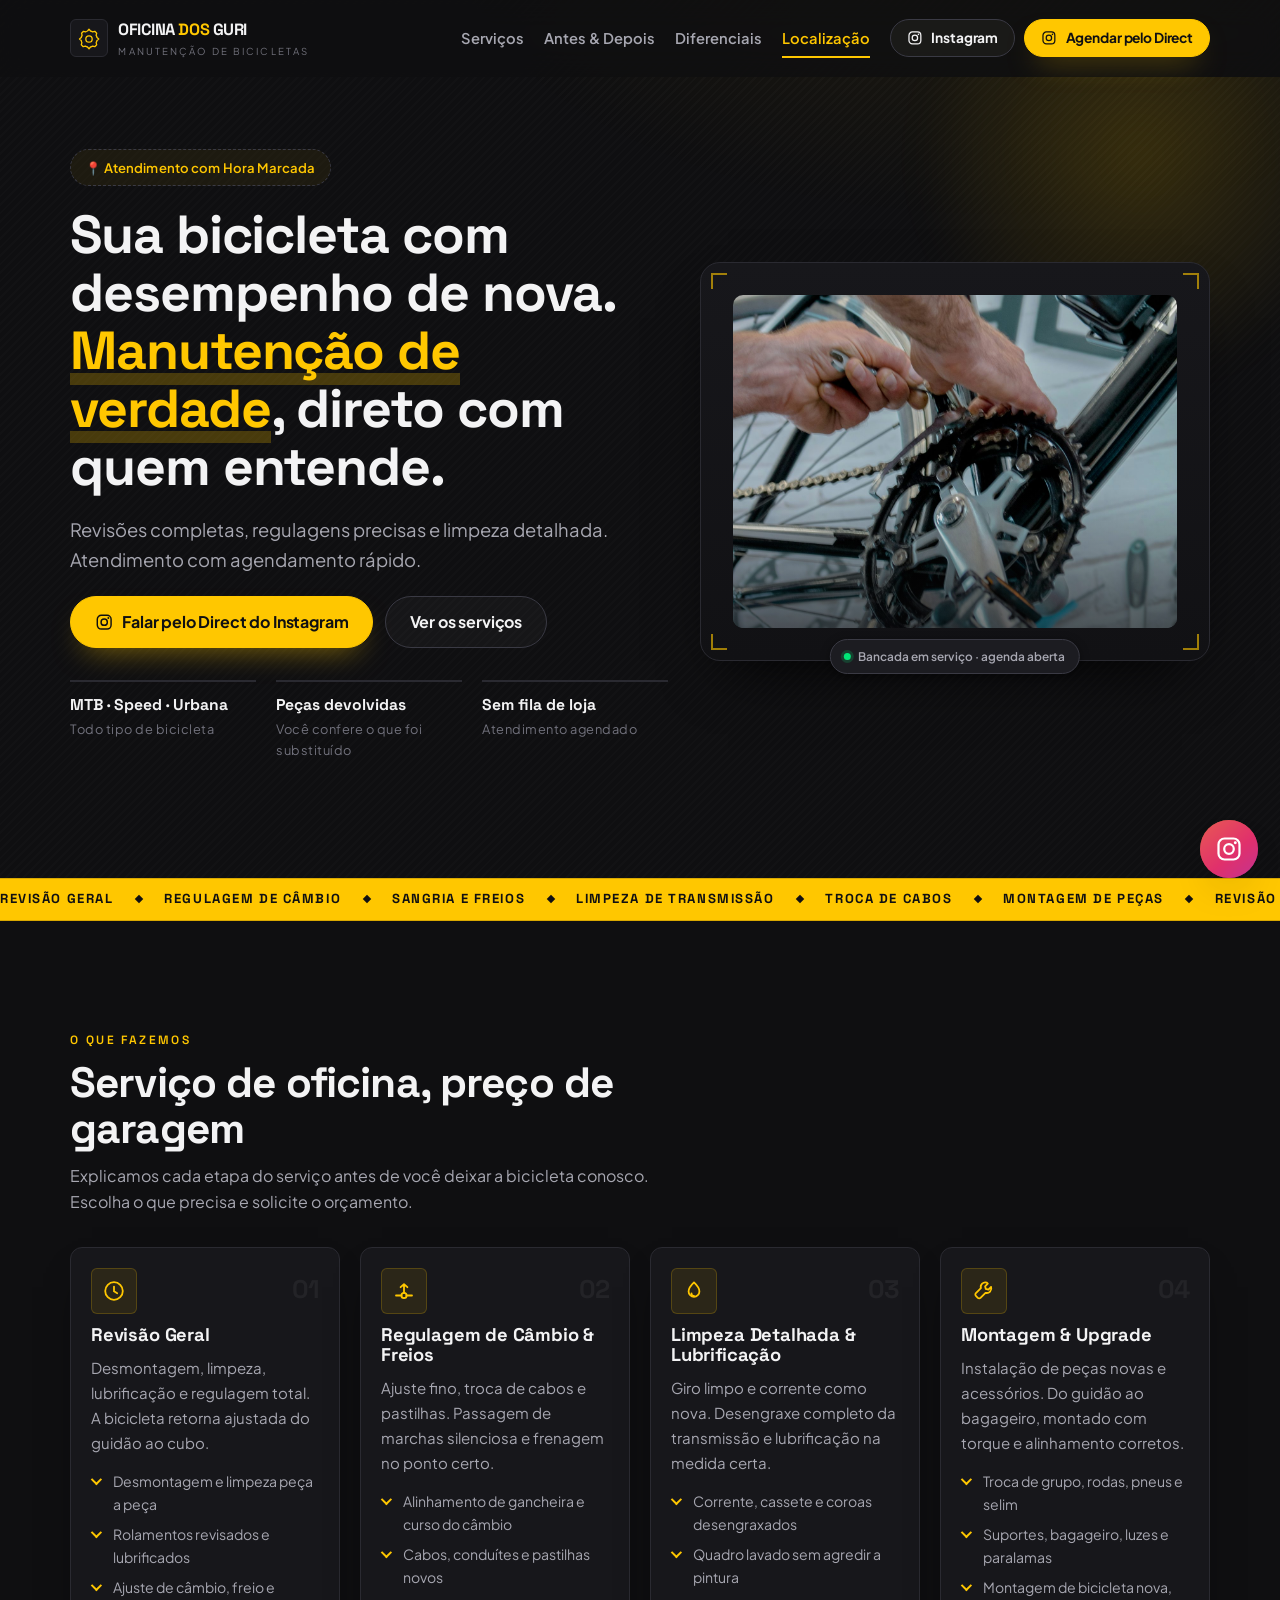
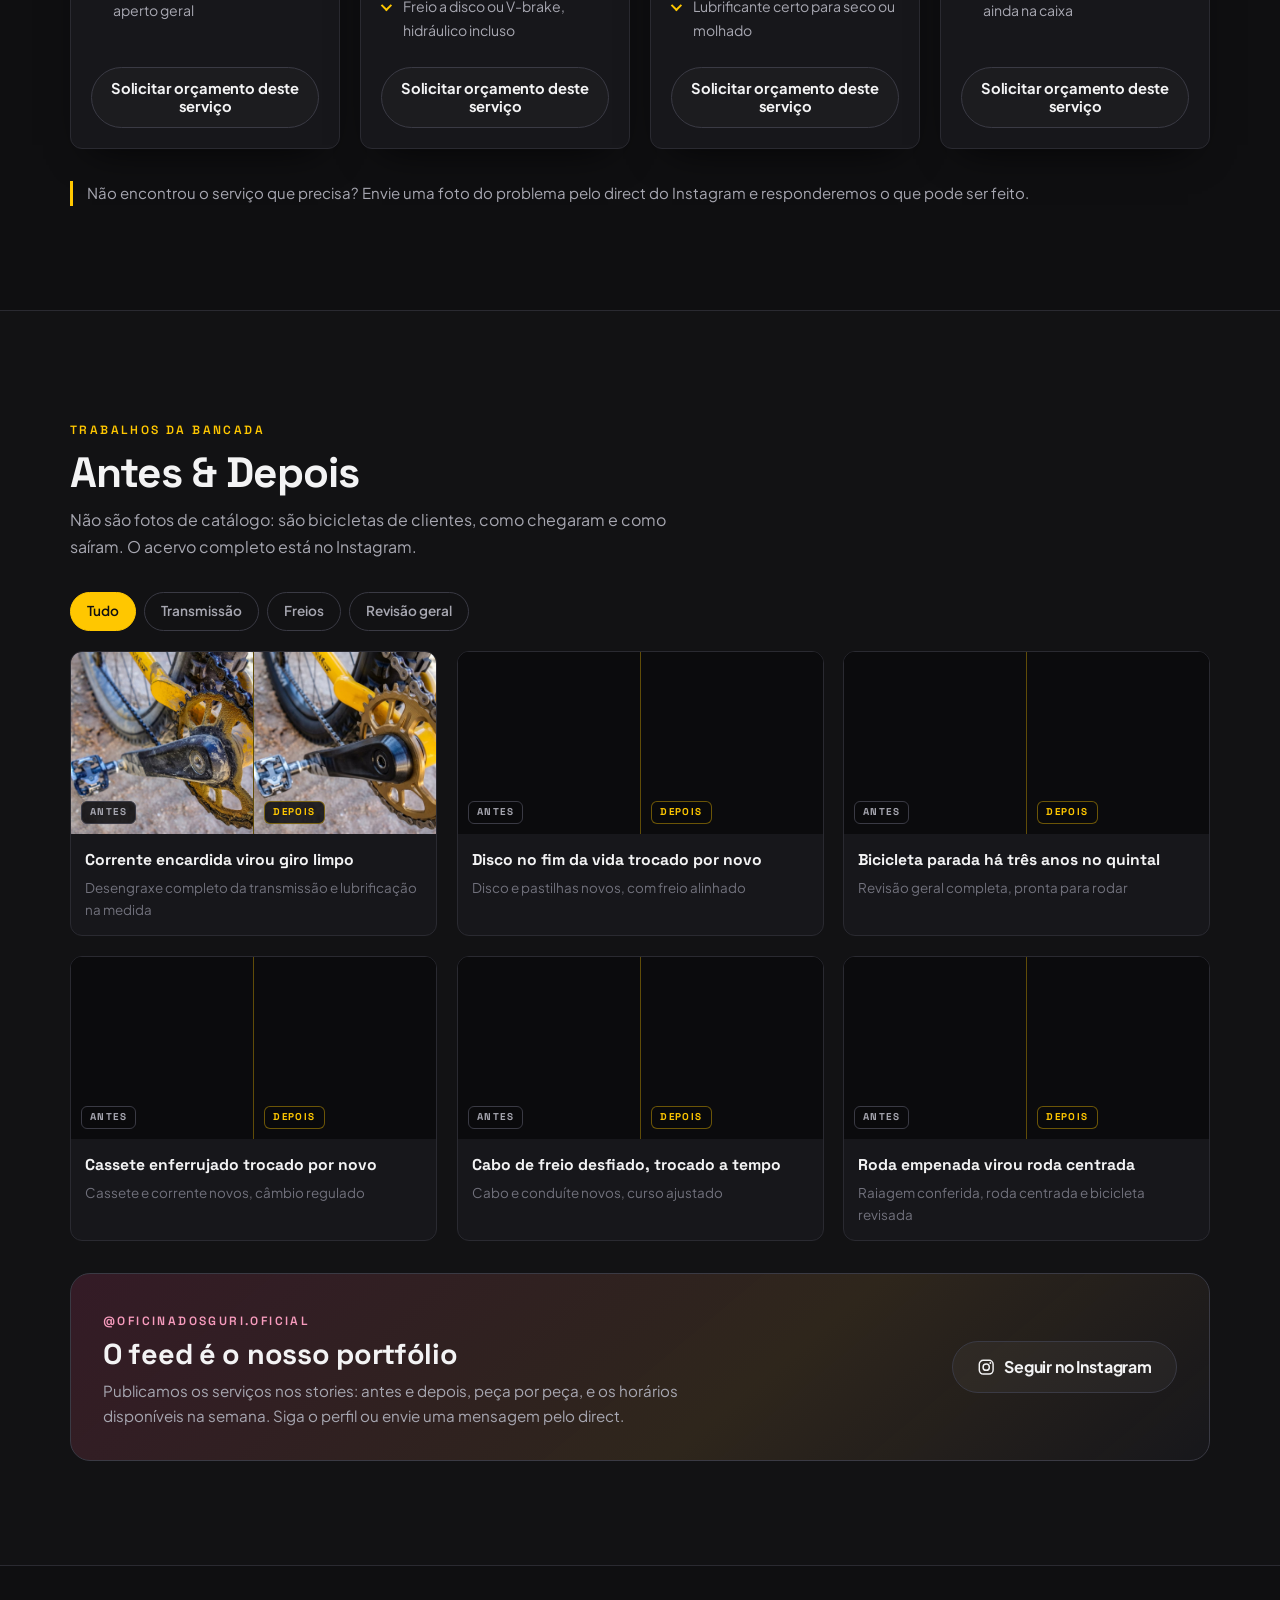
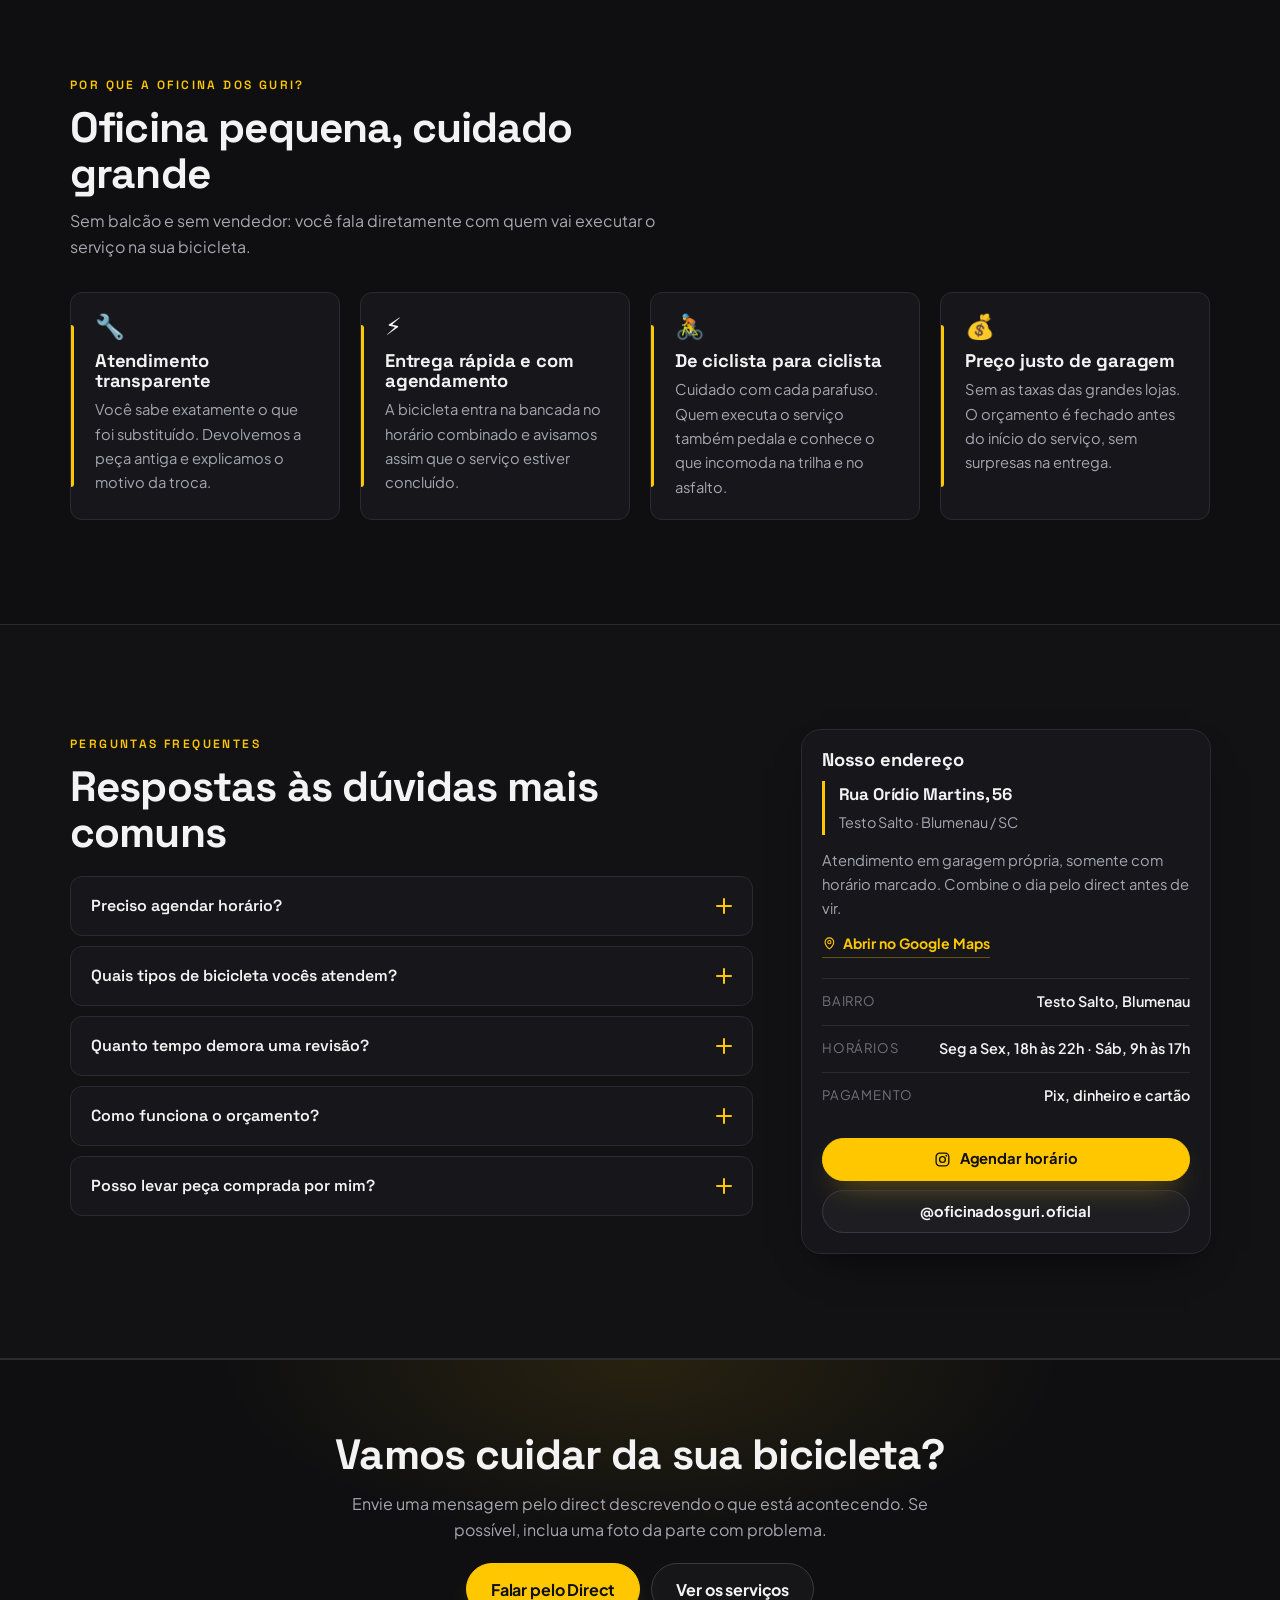
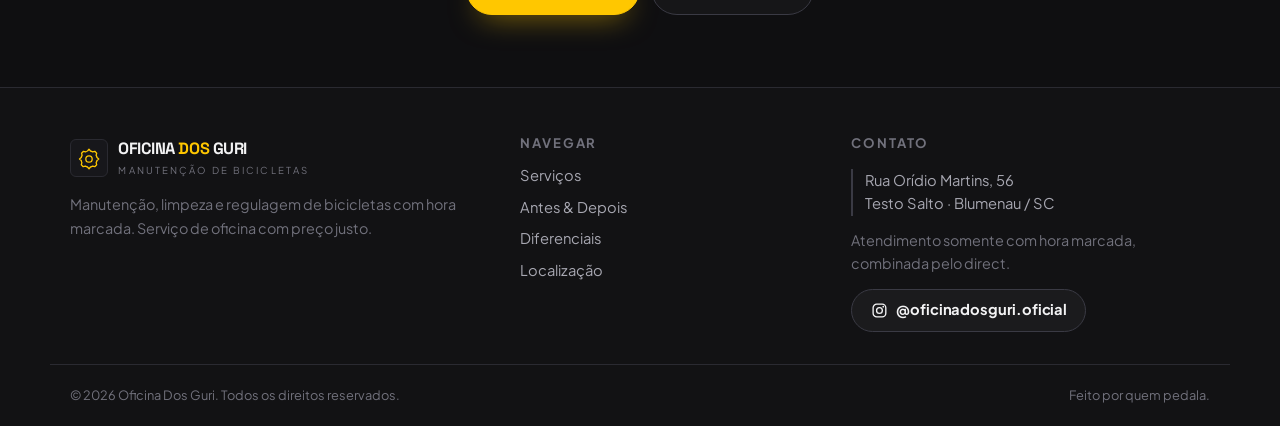
<file: oficina-dos-guri/index.html>
<!DOCTYPE html>
<html lang="pt-BR">
<head>
<meta charset="UTF-8">
<meta name="viewport" content="width=device-width, initial-scale=1">
<title>Oficina Dos Guri — Manutenção, limpeza e regulagem de bicicletas</title>
<meta name="description" content="Oficina de bicicletas em Testo Salto, Blumenau. Revisão completa, regulagem de câmbio e freios, limpeza detalhada e montagem de peças, com hora marcada. Orçamento pelo direct do Instagram.">
<meta name="theme-color" content="#0f0f11">

<meta property="og:type" content="website">
<meta property="og:locale" content="pt_BR">
<meta property="og:title" content="Oficina Dos Guri — manutenção de bike de verdade">
<meta property="og:description" content="Revisões completas, regulagens precisas e limpeza detalhada. Hora marcada e orçamento sem enrolação.">
<meta property="og:site_name" content="Oficina Dos Guri">

<link rel="icon" href="data:image/svg+xml,%3Csvg xmlns='http://www.w3.org/2000/svg' viewBox='0 0 32 32'%3E%3Crect width='32' height='32' rx='7' fill='%230f0f11'/%3E%3Cpath d='M16 9a7 7 0 1 0 0 14 7 7 0 0 0 0-14zm0 4.6a2.4 2.4 0 1 1 0 4.8 2.4 2.4 0 0 1 0-4.8z' fill='%23FFC700'/%3E%3C/svg%3E">

<link rel="preconnect" href="https://fonts.googleapis.com">
<link rel="preconnect" href="https://fonts.gstatic.com" crossorigin>
<link href="https://fonts.googleapis.com/css2?family=Space+Grotesk:wght@500;600;700&family=Plus+Jakarta+Sans:wght@400;500;600;800&display=swap" rel="stylesheet">
<link rel="stylesheet" href="style.css">
<noscript><style>[data-reveal]{opacity:1!important;transform:none!important}</style></noscript>
<script type="application/ld+json">
{
  "@context": "https://schema.org",
  "@type": "BicycleStore",
  "name": "Oficina Dos Guri",
  "description": "Manutenção, limpeza e regulagem de bicicletas com hora marcada.",
  "address": {
    "@type": "PostalAddress",
    "streetAddress": "Rua Orídio Martins, 56",
    "addressLocality": "Blumenau",
    "addressRegion": "SC",
    "addressCountry": "BR"
  },
  "sameAs": ["https://www.instagram.com/oficinadosguri.oficial/"]
}
</script>
</head>
<body>

<a class="skip-link" href="#conteudo">Pular para o conteúdo</a>

<!-- ============ HEADER ============ -->
<header class="header" id="topo">
  <div class="wrap header__inner">

    <a href="#topo" class="brand" aria-label="Oficina Dos Guri, início">
      <span class="brand__mark" aria-hidden="true">
        <svg viewBox="0 0 48 48" fill="none">
          <path d="M24 6.5 27 10a15.6 15.6 0 0 1 4.2 1.7l4.4-1.1 3.8 3.8-1.1 4.4A15.6 15.6 0 0 1 40 23l3.5 3-3.5 3a15.6 15.6 0 0 1-1.7 4.2l1.1 4.4-3.8 3.8-4.4-1.1A15.6 15.6 0 0 1 27 42l-3 3.5-3-3.5a15.6 15.6 0 0 1-4.2-1.7l-4.4 1.1-3.8-3.8 1.1-4.4A15.6 15.6 0 0 1 8.5 29L5 26l3.5-3a15.6 15.6 0 0 1 1.7-4.2l-1.1-4.4 3.8-3.8 4.4 1.1A15.6 15.6 0 0 1 21 10l3-3.5Z" stroke="currentColor" stroke-width="2.6" stroke-linejoin="round"/>
          <circle cx="24" cy="26" r="6.4" stroke="currentColor" stroke-width="2.6"/>
        </svg>
      </span>
      <span class="brand__txt">
        <strong>Oficina <span>Dos</span> Guri</strong>
        <small>manutenção de bicicletas</small>
      </span>
    </a>

    <nav class="nav" id="nav" aria-label="Navegação principal">
      <a href="#servicos">Serviços</a>
      <a href="#antes-depois">Antes &amp; Depois</a>
      <a href="#diferenciais">Diferenciais</a>
      <a href="#localizacao">Localização</a>
      <div class="nav__cta">
        <a class="btn btn--ig" href="https://www.instagram.com/oficinadosguri.oficial/" target="_blank" rel="noopener">
          <svg class="ico" viewBox="0 0 24 24" aria-hidden="true"><rect x="3" y="3" width="18" height="18" rx="5.2" fill="none" stroke="currentColor" stroke-width="1.9"/><circle cx="12" cy="12" r="4.1" fill="none" stroke="currentColor" stroke-width="1.9"/><circle cx="17.4" cy="6.6" r="1.25" fill="currentColor"/></svg>
          Instagram
        </a>
        <a class="btn btn--primary" href="https://www.instagram.com/oficinadosguri.oficial/" target="_blank" rel="noopener">
          <svg class="ico" viewBox="0 0 24 24" aria-hidden="true"><rect x="3" y="3" width="18" height="18" rx="5.2" fill="none" stroke="currentColor" stroke-width="1.9"/><circle cx="12" cy="12" r="4.1" fill="none" stroke="currentColor" stroke-width="1.9"/><circle cx="17.4" cy="6.6" r="1.25" fill="currentColor"/></svg>
          Agendar pelo Direct
        </a>
      </div>
    </nav>

    <button class="burger" id="burger" aria-label="Abrir menu" aria-expanded="false" aria-controls="nav">
      <span></span><span></span><span></span>
    </button>

  </div>
</header>

<main id="conteudo">

  <!-- ============ HERO ============ -->
  <section class="hero">
    <div class="hero__glow" aria-hidden="true"></div>
    <div class="wrap hero__grid">

      <div class="hero__copy">
        <span class="badge" data-reveal>📍 Atendimento com Hora Marcada</span>
        <h1 data-reveal>Sua bicicleta com desempenho de nova. <em>Manutenção de verdade</em>, direto com quem entende.</h1>
        <p class="lead" data-reveal>Revisões completas, regulagens precisas e limpeza detalhada. Atendimento com agendamento rápido.</p>

        <div class="hero__actions" data-reveal>
          <a class="btn btn--primary btn--lg" href="https://www.instagram.com/oficinadosguri.oficial/" target="_blank" rel="noopener">
            <svg class="ico" viewBox="0 0 24 24" aria-hidden="true"><rect x="3" y="3" width="18" height="18" rx="5.2" fill="none" stroke="currentColor" stroke-width="1.9"/><circle cx="12" cy="12" r="4.1" fill="none" stroke="currentColor" stroke-width="1.9"/><circle cx="17.4" cy="6.6" r="1.25" fill="currentColor"/></svg>
            Falar pelo Direct do Instagram
          </a>
          <a class="btn btn--ghost btn--lg" href="#servicos">Ver os serviços</a>
        </div>

        <ul class="hero__facts" data-reveal>
          <li><strong>MTB · Speed · Urbana</strong><span>Todo tipo de bicicleta</span></li>
          <li><strong>Peças devolvidas</strong><span>Você confere o que foi substituído</span></li>
          <li><strong>Sem fila de loja</strong><span>Atendimento agendado</span></li>
        </ul>
      </div>

      <div class="hero__visual" data-reveal>
        <div class="stage">
          <span class="stage__corner stage__corner--tl" aria-hidden="true"></span>
          <span class="stage__corner stage__corner--tr" aria-hidden="true"></span>
          <span class="stage__corner stage__corner--bl" aria-hidden="true"></span>
          <span class="stage__corner stage__corner--br" aria-hidden="true"></span>

          <span class="stage__chip"><i class="dot" aria-hidden="true"></i> Bancada em serviço · agenda aberta</span>

          <div class="stage__foto">
            <img src="fotos/bancada.jpg" width="1400" height="2100" decoding="async"
                 alt="Mãos ajustando a coroa e a corrente de uma bicicleta presa no cavalete da oficina">
          </div>
        </div>
      </div>

    </div>
  </section>

  <!-- ============ FAIXA ============ -->
  <div class="tape" aria-hidden="true">
    <div class="tape__track">
      <span>Revisão geral</span><i></i><span>Regulagem de câmbio</span><i></i><span>Sangria e freios</span><i></i><span>Limpeza de transmissão</span><i></i><span>Troca de cabos</span><i></i><span>Montagem de peças</span><i></i>
      <span>Revisão geral</span><i></i><span>Regulagem de câmbio</span><i></i><span>Sangria e freios</span><i></i><span>Limpeza de transmissão</span><i></i><span>Troca de cabos</span><i></i><span>Montagem de peças</span><i></i>
    </div>
  </div>

  <!-- ============ SERVIÇOS ============ -->
  <section class="section" id="servicos">
    <div class="wrap">
      <header class="sec-head" data-reveal>
        <span class="kicker">O que fazemos</span>
        <h2>Serviço de oficina, preço de garagem</h2>
        <p>Explicamos cada etapa do serviço antes de você deixar a bicicleta conosco. Escolha o que precisa e solicite o orçamento.</p>
      </header>

      <div class="cards">

        <article class="card" data-reveal>
          <span class="card__num">01</span>
          <span class="card__ico" aria-hidden="true">
            <svg viewBox="0 0 24 24" fill="none"><path d="M12 3.2a8.8 8.8 0 1 0 0 17.6 8.8 8.8 0 0 0 0-17.6Z" stroke="currentColor" stroke-width="1.8"/><path d="M12 7.6v4.6l3.2 2" stroke="currentColor" stroke-width="1.8" stroke-linecap="round"/></svg>
          </span>
          <h3>Revisão Geral</h3>
          <p>Desmontagem, limpeza, lubrificação e regulagem total. A bicicleta retorna ajustada do guidão ao cubo.</p>
          <ul class="ticks">
            <li>Desmontagem e limpeza peça a peça</li>
            <li>Rolamentos revisados e lubrificados</li>
            <li>Ajuste de câmbio, freio e aperto geral</li>
          </ul>
          <a class="btn btn--card" href="https://www.instagram.com/oficinadosguri.oficial/" target="_blank" rel="noopener">Solicitar orçamento deste serviço</a>
        </article>

        <article class="card" data-reveal>
          <span class="card__num">02</span>
          <span class="card__ico" aria-hidden="true">
            <svg viewBox="0 0 24 24" fill="none"><path d="M4 16.5h5.5M14.5 16.5H20" stroke="currentColor" stroke-width="1.8" stroke-linecap="round"/><circle cx="12" cy="16.5" r="2.6" stroke="currentColor" stroke-width="1.8"/><path d="M12 13.9V5.2M8.6 8.2 12 5.2l3.4 3" stroke="currentColor" stroke-width="1.8" stroke-linecap="round" stroke-linejoin="round"/></svg>
          </span>
          <h3>Regulagem de Câmbio &amp; Freios</h3>
          <p>Ajuste fino, troca de cabos e pastilhas. Passagem de marchas silenciosa e frenagem no ponto certo.</p>
          <ul class="ticks">
            <li>Alinhamento de gancheira e curso do câmbio</li>
            <li>Cabos, conduítes e pastilhas novos</li>
            <li>Freio a disco ou V-brake, hidráulico incluso</li>
          </ul>
          <a class="btn btn--card" href="https://www.instagram.com/oficinadosguri.oficial/" target="_blank" rel="noopener">Solicitar orçamento deste serviço</a>
        </article>

        <article class="card" data-reveal>
          <span class="card__num">03</span>
          <span class="card__ico" aria-hidden="true">
            <svg viewBox="0 0 24 24" fill="none"><path d="M12 3.4s5.4 5.1 5.4 9a5.4 5.4 0 1 1-10.8 0c0-3.9 5.4-9 5.4-9Z" stroke="currentColor" stroke-width="1.8" stroke-linejoin="round"/><path d="M12 16.9a2.5 2.5 0 0 1-2.5-2.5" stroke="currentColor" stroke-width="1.8" stroke-linecap="round"/></svg>
          </span>
          <h3>Limpeza Detalhada &amp; Lubrificação</h3>
          <p>Giro limpo e corrente como nova. Desengraxe completo da transmissão e lubrificação na medida certa.</p>
          <ul class="ticks">
            <li>Corrente, cassete e coroas desengraxados</li>
            <li>Quadro lavado sem agredir a pintura</li>
            <li>Lubrificante certo para seco ou molhado</li>
          </ul>
          <a class="btn btn--card" href="https://www.instagram.com/oficinadosguri.oficial/" target="_blank" rel="noopener">Solicitar orçamento deste serviço</a>
        </article>

        <article class="card" data-reveal>
          <span class="card__num">04</span>
          <span class="card__ico" aria-hidden="true">
            <svg viewBox="0 0 24 24" fill="none"><path d="M14.8 3.6a4.6 4.6 0 0 0-5.9 5.6l-5 5a1.9 1.9 0 0 0 0 2.7l1.9 1.9a1.9 1.9 0 0 0 2.7 0l5-5a4.6 4.6 0 0 0 5.6-5.9l-2.7 2.7-2.6-.7-.7-2.6 2.7-2.7Z" stroke="currentColor" stroke-width="1.8" stroke-linejoin="round"/></svg>
          </span>
          <h3>Montagem &amp; Upgrade</h3>
          <p>Instalação de peças novas e acessórios. Do guidão ao bagageiro, montado com torque e alinhamento corretos.</p>
          <ul class="ticks">
            <li>Troca de grupo, rodas, pneus e selim</li>
            <li>Suportes, bagageiro, luzes e paralamas</li>
            <li>Montagem de bicicleta nova, ainda na caixa</li>
          </ul>
          <a class="btn btn--card" href="https://www.instagram.com/oficinadosguri.oficial/" target="_blank" rel="noopener">Solicitar orçamento deste serviço</a>
        </article>

      </div>

      <p class="section__note" data-reveal>Não encontrou o serviço que precisa? Envie uma foto do problema pelo direct do Instagram e responderemos o que pode ser feito.</p>
    </div>
  </section>

  <!-- ============ ANTES & DEPOIS ============ -->
  <section class="section section--alt" id="antes-depois">
    <div class="wrap">
      <header class="sec-head" data-reveal>
        <span class="kicker">Trabalhos da bancada</span>
        <h2>Antes &amp; Depois</h2>
        <p>Não são fotos de catálogo: são bicicletas de clientes, como chegaram e como saíram. O acervo completo está no Instagram.</p>
      </header>

      <div class="filters" data-reveal role="group" aria-label="Filtrar trabalhos">
        <button class="chip is-on" data-filter="tudo" aria-pressed="true">Tudo</button>
        <button class="chip" data-filter="transmissao" aria-pressed="false">Transmissão</button>
        <button class="chip" data-filter="freios" aria-pressed="false">Freios</button>
        <button class="chip" data-filter="geral" aria-pressed="false">Revisão geral</button>
      </div>

      <div class="gallery" id="gallery">

        <!-- Card com foto real: copie esta estrutura (classe shot--par) e troque os dois <img> para usar outras fotos. -->
        <figure class="shot shot--par" data-cat="transmissao" data-reveal>
          <div class="shot__frame">
            <div class="ba">
              <div class="ba__half ba__half--before">
                <img class="ba__foto" src="fotos/corrente-antes.jpg" width="1400" height="933" loading="lazy" decoding="async"
                     alt="Coroa e corrente de mountain bike cobertas de barro seco e graxa velha, antes da limpeza">
                <span class="ba__tag">Antes</span>
              </div>
              <div class="ba__half ba__half--after">
                <img class="ba__foto" src="fotos/corrente-depois.jpg" width="1264" height="843" loading="lazy" decoding="async"
                     alt="A mesma transmissão depois do serviço, com coroa e corrente limpas e lubrificadas">
                <span class="ba__tag">Depois</span>
              </div>
            </div>
          </div>
          <figcaption>
            <strong>Corrente encardida virou giro limpo</strong>
            <span>Desengraxe completo da transmissão e lubrificação na medida</span>
          </figcaption>
        </figure>

        <figure class="shot shot--par" data-cat="freios" data-reveal>
          <div class="shot__frame">
            <div class="ba">
              <div class="ba__half ba__half--before">
                <img class="ba__foto" src="fotos/disco-antes.jpg" width="900" height="1031" loading="lazy" decoding="async"
                     alt="Disco de freio gasto e escurecido pelo uso, com a pista de frenagem marcada">
                <span class="ba__tag">Antes</span>
              </div>
              <div class="ba__half ba__half--after">
                <img class="ba__foto" src="fotos/disco-depois.jpg" width="896" height="1026" loading="lazy" decoding="async"
                     alt="Disco de freio novo montado na mesma roda, com a pista lisa e o acabamento escovado">
                <span class="ba__tag">Depois</span>
              </div>
            </div>
          </div>
          <figcaption>
            <strong>Disco no fim da vida trocado por novo</strong>
            <span>Disco e pastilhas novos, com freio alinhado</span>
          </figcaption>
        </figure>

        <figure class="shot shot--par" data-cat="geral" data-reveal>
          <div class="shot__frame">
            <div class="ba">
              <div class="ba__half ba__half--before">
                <img class="ba__foto" src="fotos/bike-antes.jpg" width="1400" height="933" loading="lazy" decoding="async"
                     alt="Bicicleta preta e amarela abandonada no mato alto, encostada em um poste">
                <span class="ba__tag">Antes</span>
              </div>
              <div class="ba__half ba__half--after">
                <img class="ba__foto" src="fotos/bike-depois.jpg" width="1264" height="843" loading="lazy" decoding="async"
                     alt="A mesma bicicleta revisada e limpa, apoiada no descanso na calçada">
                <span class="ba__tag">Depois</span>
              </div>
            </div>
          </div>
          <figcaption>
            <strong>Bicicleta parada há três anos no quintal</strong>
            <span>Revisão geral completa, pronta para rodar</span>
          </figcaption>
        </figure>

        <figure class="shot shot--par" data-cat="transmissao" data-reveal>
          <div class="shot__frame">
            <div class="ba">
              <div class="ba__half ba__half--before">
                <img class="ba__foto" src="fotos/cassete-antes.jpg" width="1400" height="927" loading="lazy" decoding="async"
                     alt="Cassete tomado pela ferrugem, com o protetor de raios rachado">
                <span class="ba__tag">Antes</span>
              </div>
              <div class="ba__half ba__half--after">
                <img class="ba__foto" src="fotos/cassete-depois.jpg" width="1257" height="832" loading="lazy" decoding="async"
                     alt="Cassete e corrente novos montados na roda, na bancada da oficina">
                <span class="ba__tag">Depois</span>
              </div>
            </div>
          </div>
          <figcaption>
            <strong>Cassete enferrujado trocado por novo</strong>
            <span>Cassete e corrente novos, câmbio regulado</span>
          </figcaption>
        </figure>

        <figure class="shot shot--par" data-cat="freios" data-reveal>
          <div class="shot__frame">
            <div class="ba">
              <div class="ba__half ba__half--before">
                <img class="ba__foto" src="fotos/cabo-antes.jpg" width="843" height="1100" loading="lazy" decoding="async"
                     alt="Ponta do cabo de freio desfiada junto à manete, com os fios de aço soltos">
                <span class="ba__tag">Antes</span>
              </div>
              <div class="ba__half ba__half--after">
                <img class="ba__foto" src="fotos/cabo-depois.jpg" width="900" height="1175" loading="lazy" decoding="async"
                     alt="Cabo de freio novo instalado na manete, com a ponta acabada e o curso ajustado">
                <span class="ba__tag">Depois</span>
              </div>
            </div>
          </div>
          <figcaption>
            <strong>Cabo de freio desfiado, trocado a tempo</strong>
            <span>Cabo e conduíte novos, curso ajustado</span>
          </figcaption>
        </figure>

        <figure class="shot shot--par" data-cat="geral" data-reveal>
          <div class="shot__frame">
            <div class="ba">
              <div class="ba__half ba__half--before">
                <img class="ba__foto" src="fotos/roda-antes.jpg" width="900" height="1350" loading="lazy" decoding="async" style="object-position:center 72%"
                     alt="Bicicleta caída no bicicletário com a roda dianteira empenada e o pneu murcho">
                <span class="ba__tag">Antes</span>
              </div>
              <div class="ba__half ba__half--after">
                <img class="ba__foto" src="fotos/roda-depois.jpg" width="843" height="1264" loading="lazy" decoding="async"
                     alt="A mesma bicicleta em pé, com a roda dianteira centrada e pronta para rodar">
                <span class="ba__tag">Depois</span>
              </div>
            </div>
          </div>
          <figcaption>
            <strong>Roda empenada virou roda centrada</strong>
            <span>Raiagem conferida, roda centrada e bicicleta revisada</span>
          </figcaption>
        </figure>

      </div>

      <!-- CTA Instagram -->
      <aside class="ig-cta" data-reveal>
        <div class="ig-cta__text">
          <span class="kicker">@oficinadosguri.oficial</span>
          <h3>O feed é o nosso portfólio</h3>
          <p>Publicamos os serviços nos stories: antes e depois, peça por peça, e os horários disponíveis na semana. Siga o perfil ou envie uma mensagem pelo direct.</p>
        </div>
        <a class="btn btn--ig btn--lg" href="https://www.instagram.com/oficinadosguri.oficial/" target="_blank" rel="noopener">
          <svg class="ico" viewBox="0 0 24 24" aria-hidden="true"><rect x="3" y="3" width="18" height="18" rx="5.2" fill="none" stroke="currentColor" stroke-width="1.9"/><circle cx="12" cy="12" r="4.1" fill="none" stroke="currentColor" stroke-width="1.9"/><circle cx="17.4" cy="6.6" r="1.25" fill="currentColor"/></svg>
          Seguir no Instagram
        </a>
      </aside>

    </div>
  </section>

  <!-- ============ DIFERENCIAIS ============ -->
  <section class="section" id="diferenciais">
    <div class="wrap">
      <header class="sec-head" data-reveal>
        <span class="kicker">Por que a Oficina Dos Guri?</span>
        <h2>Oficina pequena, cuidado grande</h2>
        <p>Sem balcão e sem vendedor: você fala diretamente com quem vai executar o serviço na sua bicicleta.</p>
      </header>

      <div class="perks">
        <article class="perk" data-reveal>
          <span class="perk__ico" aria-hidden="true">🔧</span>
          <h3>Atendimento transparente</h3>
          <p>Você sabe exatamente o que foi substituído. Devolvemos a peça antiga e explicamos o motivo da troca.</p>
        </article>
        <article class="perk" data-reveal>
          <span class="perk__ico" aria-hidden="true">⚡</span>
          <h3>Entrega rápida e com agendamento</h3>
          <p>A bicicleta entra na bancada no horário combinado e avisamos assim que o serviço estiver concluído.</p>
        </article>
        <article class="perk" data-reveal>
          <span class="perk__ico" aria-hidden="true">🚴</span>
          <h3>De ciclista para ciclista</h3>
          <p>Cuidado com cada parafuso. Quem executa o serviço também pedala e conhece o que incomoda na trilha e no asfalto.</p>
        </article>
        <article class="perk" data-reveal>
          <span class="perk__ico" aria-hidden="true">💰</span>
          <h3>Preço justo de garagem</h3>
          <p>Sem as taxas das grandes lojas. O orçamento é fechado antes do início do serviço, sem surpresas na entrega.</p>
        </article>
      </div>
    </div>
  </section>

  <!-- ============ FAQ + LOCALIZAÇÃO ============ -->
  <section class="section section--alt" id="localizacao">
    <div class="wrap split">

      <div class="split__main">
        <header class="sec-head sec-head--left" data-reveal>
          <span class="kicker">Perguntas frequentes</span>
          <h2>Respostas às dúvidas mais comuns</h2>
        </header>

        <div class="faq" id="faq">
          <div class="faq__item" data-reveal>
            <button class="faq__q" aria-expanded="false">Preciso agendar horário?<span class="faq__sign" aria-hidden="true"></span></button>
            <div class="faq__a"><p>Sim. A bancada atende uma bicicleta por vez, então o agendamento garante o seu horário. Envie uma mensagem pelo direct do Instagram, descreva o problema e marcamos o dia e a hora para você deixar a bicicleta.</p></div>
          </div>
          <div class="faq__item" data-reveal>
            <button class="faq__q" aria-expanded="false">Quais tipos de bicicleta vocês atendem?<span class="faq__sign" aria-hidden="true"></span></button>
            <div class="faq__a"><p>MTB, speed, urbana, gravel, infantil e dobrável. Freio a disco mecânico e hidráulico, V-brake, transmissão de 1x até 3x. A bicicleta elétrica é atendida na parte mecânica: transmissão, freios, rodas e regulagens.</p></div>
          </div>
          <div class="faq__item" data-reveal>
            <button class="faq__q" aria-expanded="false">Quanto tempo demora uma revisão?<span class="faq__sign" aria-hidden="true"></span></button>
            <div class="faq__a"><p>A regulagem de câmbio e freios costuma ficar pronta no mesmo dia. A revisão geral, com desmontagem, leva mais tempo, e o prazo exato é informado no orçamento. Caso dependa de peça encomendada, avisamos no momento do orçamento.</p></div>
          </div>
          <div class="faq__item" data-reveal>
            <button class="faq__q" aria-expanded="false">Como funciona o orçamento?<span class="faq__sign" aria-hidden="true"></span></button>
            <div class="faq__a"><p>A estimativa inicial é enviada pelo direct do Instagram, a partir das fotos e da sua descrição. O valor final é definido após a avaliação na bancada, e nenhuma peça é substituída sem a sua autorização.</p></div>
          </div>
          <div class="faq__item" data-reveal>
            <button class="faq__q" aria-expanded="false">Posso levar peça comprada por mim?<span class="faq__sign" aria-hidden="true"></span></button>
            <div class="faq__a"><p>Pode. Cobramos somente a mão de obra da instalação e avisamos antes caso a peça não seja compatível com a sua bicicleta.</p></div>
          </div>
        </div>
      </div>

      <aside class="split__side">
        <div class="info" data-reveal>
          <h3>Nosso endereço</h3>
          <address class="info__end">
            <strong>Rua Orídio Martins, 56</strong>
            <span>Testo Salto · Blumenau / SC</span>
          </address>
          <p class="info__line">Atendimento em garagem própria, somente com horário marcado. Combine o dia pelo direct antes de vir.</p>
          <a class="info__mapa" href="https://www.google.com/maps/search/?api=1&amp;query=Rua+Or%C3%ADdio+Martins%2C+56+-+Testo+Salto%2C+Blumenau+-+SC" target="_blank" rel="noopener">
            <svg viewBox="0 0 24 24" aria-hidden="true"><path d="M12 21s7-5.6 7-11a7 7 0 1 0-14 0c0 5.4 7 11 7 11Z" fill="none" stroke="currentColor" stroke-width="1.8" stroke-linejoin="round"/><circle cx="12" cy="10" r="2.6" fill="none" stroke="currentColor" stroke-width="1.8"/></svg>
            Abrir no Google Maps
          </a>
          <dl class="info__list">
            <div><dt>Bairro</dt><dd>Testo Salto, Blumenau</dd></div>
            <div><dt>Horários</dt><dd>Seg a Sex, 18h às 22h · Sáb, 9h às 17h</dd></div>
            <div><dt>Pagamento</dt><dd>Pix, dinheiro e cartão</dd></div>
          </dl>
          <div class="info__actions">
            <a class="btn btn--primary" href="https://www.instagram.com/oficinadosguri.oficial/" target="_blank" rel="noopener">
              <svg class="ico" viewBox="0 0 24 24" aria-hidden="true"><rect x="3" y="3" width="18" height="18" rx="5.2" fill="none" stroke="currentColor" stroke-width="1.9"/><circle cx="12" cy="12" r="4.1" fill="none" stroke="currentColor" stroke-width="1.9"/><circle cx="17.4" cy="6.6" r="1.25" fill="currentColor"/></svg>
              Agendar horário
            </a>
            <a class="btn btn--ghost" href="https://www.instagram.com/oficinadosguri.oficial/" target="_blank" rel="noopener">@oficinadosguri.oficial</a>
          </div>
        </div>
      </aside>

    </div>
  </section>

  <!-- ============ CTA FINAL ============ -->
  <section class="final">
    <div class="wrap final__inner" data-reveal>
      <h2>Vamos cuidar da sua bicicleta?</h2>
      <p>Envie uma mensagem pelo direct descrevendo o que está acontecendo. Se possível, inclua uma foto da parte com problema.</p>
      <div class="final__actions">
        <a class="btn btn--primary btn--lg" href="https://www.instagram.com/oficinadosguri.oficial/" target="_blank" rel="noopener">Falar pelo Direct</a>
        <a class="btn btn--ghost btn--lg" href="#servicos">Ver os serviços</a>
      </div>
    </div>
  </section>

</main>

<!-- ============ FOOTER ============ -->
<footer class="footer">
  <div class="wrap footer__grid">
    <div>
      <a href="#topo" class="brand brand--footer">
        <span class="brand__mark" aria-hidden="true">
          <svg viewBox="0 0 48 48" fill="none">
            <path d="M24 6.5 27 10a15.6 15.6 0 0 1 4.2 1.7l4.4-1.1 3.8 3.8-1.1 4.4A15.6 15.6 0 0 1 40 23l3.5 3-3.5 3a15.6 15.6 0 0 1-1.7 4.2l1.1 4.4-3.8 3.8-4.4-1.1A15.6 15.6 0 0 1 27 42l-3 3.5-3-3.5a15.6 15.6 0 0 1-4.2-1.7l-4.4 1.1-3.8-3.8 1.1-4.4A15.6 15.6 0 0 1 8.5 29L5 26l3.5-3a15.6 15.6 0 0 1 1.7-4.2l-1.1-4.4 3.8-3.8 4.4 1.1A15.6 15.6 0 0 1 21 10l3-3.5Z" stroke="currentColor" stroke-width="2.6" stroke-linejoin="round"/>
            <circle cx="24" cy="26" r="6.4" stroke="currentColor" stroke-width="2.6"/>
          </svg>
        </span>
        <span class="brand__txt"><strong>Oficina <span>Dos</span> Guri</strong><small>manutenção de bicicletas</small></span>
      </a>
      <p class="footer__about">Manutenção, limpeza e regulagem de bicicletas com hora marcada. Serviço de oficina com preço justo.</p>
    </div>

    <nav class="footer__nav" aria-label="Rodapé">
      <h4>Navegar</h4>
      <a href="#servicos">Serviços</a>
      <a href="#antes-depois">Antes &amp; Depois</a>
      <a href="#diferenciais">Diferenciais</a>
      <a href="#localizacao">Localização</a>
    </nav>

    <div class="footer__contact">
      <h4>Contato</h4>
      <address class="footer__end">
        Rua Orídio Martins, 56<br>
        Testo Salto · Blumenau / SC
      </address>
      <p>Atendimento somente com hora marcada, combinada pelo direct.</p>
      <a class="btn btn--ig" href="https://www.instagram.com/oficinadosguri.oficial/" target="_blank" rel="noopener">
        <svg class="ico" viewBox="0 0 24 24" aria-hidden="true"><rect x="3" y="3" width="18" height="18" rx="5.2" fill="none" stroke="currentColor" stroke-width="1.9"/><circle cx="12" cy="12" r="4.1" fill="none" stroke="currentColor" stroke-width="1.9"/><circle cx="17.4" cy="6.6" r="1.25" fill="currentColor"/></svg>
        @oficinadosguri.oficial
      </a>
    </div>
  </div>

  <div class="wrap footer__bottom">
    <span>© <span id="ano">2026</span> Oficina Dos Guri. Todos os direitos reservados.</span>
    <span>Feito por quem pedala.</span>
  </div>
</footer>

<!-- ============ BOTÕES FLUTUANTES ============ -->
<div class="floats">
  <a class="float float--ig" href="https://www.instagram.com/oficinadosguri.oficial/" target="_blank" rel="noopener" aria-label="Chamar a Oficina Dos Guri no direct do Instagram">
    <span class="float__pulse" aria-hidden="true"></span>
    <svg viewBox="0 0 24 24" aria-hidden="true"><rect x="3" y="3" width="18" height="18" rx="5.2" fill="none" stroke="currentColor" stroke-width="1.9"/><circle cx="12" cy="12" r="4.1" fill="none" stroke="currentColor" stroke-width="1.9"/><circle cx="17.4" cy="6.6" r="1.25" fill="currentColor"/></svg>
    <span class="float__label">Direct</span>
  </a>
</div>

<script src="script.js" defer></script>
</body>
</html>
</file>
<file: oficina-dos-guri/style.css>
/* =========================================================
   Oficina Dos Guri — Industrial Garage Dark Mode
   1. Tokens · 2. Base · 3. Botões · 4. Header · 5. Hero
   6. Faixa · 7. Serviços · 8. Antes&Depois · 9. Diferenciais
   10. FAQ/Local · 11. CTA final · 12. Footer · 13. Flutuantes
   14. Reveal · 15. Breakpoints
   ========================================================= */

/* ---------- 1. TOKENS ---------- */
:root{
  /* superfícies */
  --bg:#0f0f11;
  --bg-2:#121214;
  --surface:#17171b;
  --surface-2:#1c1c21;
  --line:#2a2a31;
  --line-2:#3a3a44;

  /* texto */
  --txt:#f3f3f4;
  --txt-2:#a7a7b1;
  --txt-3:#71717c;

  /* destaques */
  --acc:#FFC700;          /* amarelo segurança */
  --acc-2:#FF5500;        /* laranja neon */
  --lime:#00E676;
  --ink:#101012;          /* texto sobre amarelo */

  /* espaçamento */
  --s-1:.5rem;
  --s-2:.875rem;
  --s-3:1.25rem;
  --s-4:2rem;
  --s-5:3rem;
  --s-6:4.5rem;
  --s-7:6.5rem;

  /* formas */
  --r-sm:6px;
  --r-md:12px;
  --r-lg:20px;
  --r-pill:999px;

  /* sombras */
  --sh-1:0 2px 10px rgba(0,0,0,.4);
  --sh-2:0 18px 40px -22px rgba(0,0,0,.9);
  --sh-3:0 28px 60px -28px rgba(0,0,0,1);
  --sh-acc:0 14px 30px -14px rgba(255,199,0,.55);

  /* movimento */
  --t-fast:.18s cubic-bezier(.4,0,.2,1);
  --t:.3s cubic-bezier(.4,0,.2,1);

  --wrap:1180px;
  --head-h:70px;
}

/* ---------- 2. BASE ---------- */
*,*::before,*::after{box-sizing:border-box}
html{scroll-behavior:smooth;scroll-padding-top:calc(var(--head-h) + 12px);-webkit-text-size-adjust:100%}
body{
  margin:0;
  background:var(--bg);
  color:var(--txt);
  font-family:'Plus Jakarta Sans',system-ui,-apple-system,Segoe UI,sans-serif;
  font-size:1rem;
  line-height:1.65;
  overflow-x:hidden;
  -webkit-font-smoothing:antialiased;
}
/* textura fosca de fundo */
body::before{
  content:"";
  position:fixed;
  inset:0;
  pointer-events:none;
  z-index:0;
  background:
    radial-gradient(800px 420px at 78% -8%, rgba(255,199,0,.07), transparent 70%),
    repeating-linear-gradient(135deg, rgba(255,255,255,.014) 0 2px, transparent 2px 6px);
}
main,.header,.footer,.floats{position:relative;z-index:1}

img,svg{max-width:100%;display:block}
a{color:inherit;text-decoration:none}
button{font:inherit;color:inherit;background:none;border:0;cursor:pointer}
h1,h2,h3,h4{font-family:'Space Grotesk',system-ui,sans-serif;font-weight:700;line-height:1.08;letter-spacing:-.02em;margin:0}
h1{font-size:clamp(2rem,6.4vw,3.35rem)}
h2{font-size:clamp(1.65rem,5vw,2.65rem)}
h3{font-size:1.15rem;letter-spacing:-.01em}
h4{font-size:.82rem;letter-spacing:.14em;text-transform:uppercase;color:var(--txt-3);font-family:'Plus Jakarta Sans',sans-serif}
p{margin:0}
ul{margin:0;padding:0;list-style:none}

.wrap{width:100%;max-width:var(--wrap);margin-inline:auto;padding-inline:var(--s-3)}
.section{padding-block:var(--s-6)}
.section--alt{background:var(--bg-2);border-block:1px solid var(--line)}
.section__note{
  margin-top:var(--s-4);
  color:var(--txt-2);
  font-size:.94rem;
  border-left:3px solid var(--acc);
  padding-left:var(--s-2);
}

.kicker{
  display:inline-block;
  font-family:'Space Grotesk',sans-serif;
  font-size:.75rem;
  font-weight:600;
  letter-spacing:.2em;
  text-transform:uppercase;
  color:var(--acc);
}
.sec-head{max-width:640px;margin-bottom:var(--s-4)}
.sec-head h2{margin:.55rem 0 .7rem}
.sec-head p{color:var(--txt-2)}
.sec-head--left{margin-bottom:var(--s-3)}

.skip-link{
  position:absolute;left:-999px;top:0;z-index:99;
  background:var(--acc);color:var(--ink);padding:.6rem 1rem;border-radius:0 0 var(--r-sm) 0;font-weight:700;
}
.skip-link:focus{left:0}
:focus-visible{outline:2px solid var(--acc);outline-offset:3px;border-radius:var(--r-sm)}

/* ---------- 3. BOTÕES ---------- */
.btn{
  --btn-bg:transparent;
  --btn-fg:var(--txt);
  --btn-bd:var(--line-2);
  display:inline-flex;
  align-items:center;
  justify-content:center;
  gap:.55rem;
  padding:.72rem 1.15rem;
  background:var(--btn-bg);
  color:var(--btn-fg);
  border:1px solid var(--btn-bd);
  border-radius:var(--r-pill);
  font-weight:700;
  font-size:.92rem;
  line-height:1.2;
  letter-spacing:-.01em;
  max-width:100%;
  text-align:center;
  cursor:pointer;
  position:relative;
  overflow:hidden;
  transition:transform var(--t-fast), box-shadow var(--t), background var(--t), border-color var(--t), color var(--t);
}
.btn .ico{width:1.15em;height:1.15em;flex:none}
.btn:hover{transform:translateY(-2px)}
.btn:active{transform:translateY(0)}

.btn--primary{--btn-bg:var(--acc);--btn-fg:var(--ink);--btn-bd:var(--acc);box-shadow:var(--sh-acc)}
.btn--primary:hover{--btn-bg:#ffd633;box-shadow:0 18px 34px -12px rgba(255,199,0,.65)}
/* brilho que atravessa no hover */
.btn--primary::after{
  content:"";
  position:absolute;inset:0;
  background:linear-gradient(110deg,transparent 30%,rgba(255,255,255,.55) 50%,transparent 70%);
  transform:translateX(-120%);
  transition:transform .55s ease;
}
.btn--primary:hover::after{transform:translateX(120%)}

.btn--ghost{--btn-bg:rgba(255,255,255,.03);--btn-fg:var(--txt);--btn-bd:var(--line-2)}
.btn--ghost:hover{--btn-bd:var(--acc);--btn-fg:var(--acc);background:rgba(255,199,0,.07)}

.btn--ig{--btn-bg:rgba(255,255,255,.04);--btn-bd:var(--line-2)}
.btn--ig:hover{
  --btn-fg:#fff;
  --btn-bd:transparent;
  background:linear-gradient(115deg,#F9A825,#E1306C 55%,#8E3AD6);
  box-shadow:0 16px 32px -16px rgba(225,48,108,.8);
}

.btn--lg{padding:.95rem 1.5rem;font-size:1rem}
.btn--card{width:100%;margin-top:auto;--btn-bd:var(--line-2);--btn-bg:rgba(255,255,255,.02)}
.btn--card:hover{--btn-bg:var(--acc);--btn-fg:var(--ink);--btn-bd:var(--acc)}

.badge{
  display:inline-flex;
  align-items:center;
  gap:.5rem;
  padding:.42rem .9rem;
  border:1px dashed var(--line-2);
  border-radius:var(--r-pill);
  background:rgba(255,199,0,.06);
  color:var(--acc);
  font-size:.82rem;
  font-weight:600;
  letter-spacing:.01em;
}

/* ---------- 4. HEADER ---------- */
.header{
  position:sticky;
  top:0;
  z-index:60;
  background:rgba(15,15,17,.82);
  backdrop-filter:blur(14px);
  -webkit-backdrop-filter:blur(14px);
  border-bottom:1px solid transparent;
  transition:border-color var(--t), background var(--t);
}
.header.is-stuck{border-bottom-color:var(--line);background:rgba(15,15,17,.95)}
/* navegadores sem backdrop-filter: header opaco */
@supports not ((backdrop-filter:blur(2px)) or (-webkit-backdrop-filter:blur(2px))){
  .header{background:var(--bg)}
  .header.is-stuck{background:var(--bg)}
}
.header__inner{
  min-height:var(--head-h);
  display:flex;
  align-items:center;
  justify-content:space-between;
  gap:var(--s-2);
}

.brand{display:inline-flex;align-items:center;gap:.65rem;min-width:0}
.brand__mark{
  width:38px;height:38px;flex:none;
  display:grid;place-items:center;
  color:var(--acc);
  background:var(--surface);
  border:1px solid var(--line);
  border-radius:var(--r-sm);
  transition:transform .6s ease, border-color var(--t);
}
.brand__mark svg{width:24px;height:24px}
.brand:hover .brand__mark{transform:rotate(60deg);border-color:var(--acc)}
.brand__txt{display:flex;flex-direction:column;min-width:0}
.brand__txt strong{
  font-family:'Space Grotesk',sans-serif;
  font-size:1.02rem;
  letter-spacing:-.03em;
  text-transform:uppercase;
  white-space:nowrap;
}
.brand__txt strong span{color:var(--acc)}
.brand__txt small{
  font-size:.6rem;
  letter-spacing:.22em;
  text-transform:uppercase;
  color:var(--txt-3);
  white-space:nowrap;
}

/* menu mobile */
.nav{
  position:fixed;
  inset:var(--head-h) 0 auto 0;
  display:grid;
  gap:.1rem;
  padding:var(--s-3) var(--s-3) var(--s-4);
  background:var(--bg-2);
  border-bottom:1px solid var(--line);
  box-shadow:var(--sh-3);
  transform:translateY(-120%);
  opacity:0;
  visibility:hidden;
  transition:transform var(--t), opacity var(--t), visibility var(--t);
  max-height:calc(100dvh - var(--head-h));
  overflow-y:auto;
}
.nav.is-open{transform:translateY(0);opacity:1;visibility:visible}
.nav > a{
  padding:.85rem .25rem;
  border-bottom:1px solid var(--line);
  font-weight:600;
  color:var(--txt-2);
  transition:color var(--t-fast), padding-left var(--t-fast);
}
.nav > a:hover,.nav > a.is-active{color:var(--acc);padding-left:.6rem}
.nav__cta{display:grid;gap:.6rem;margin-top:var(--s-3)}

.burger{
  width:42px;height:42px;
  display:grid;
  place-content:center;
  gap:5px;
  border:1px solid var(--line);
  border-radius:var(--r-sm);
  background:var(--surface);
}
.burger span{
  display:block;width:19px;height:2px;background:var(--txt);border-radius:2px;
  transition:transform var(--t), opacity var(--t-fast);
}
.burger[aria-expanded="true"] span:nth-child(1){transform:translateY(7px) rotate(45deg)}
.burger[aria-expanded="true"] span:nth-child(2){opacity:0}
.burger[aria-expanded="true"] span:nth-child(3){transform:translateY(-7px) rotate(-45deg)}

body.is-locked{overflow:hidden}

/* ---------- 5. HERO ---------- */
.hero{position:relative;padding-block:var(--s-5) var(--s-6);overflow:hidden}
.hero__glow{
  position:absolute;
  top:-180px;right:-120px;
  width:520px;height:520px;
  background:radial-gradient(circle,rgba(255,199,0,.16),transparent 62%);
  filter:blur(18px);
  pointer-events:none;
}
.hero__grid{display:grid;gap:var(--s-5);align-items:center}
.hero__grid > *{min-width:0}
.hero__copy > *+*{margin-top:var(--s-3)}
.hero h1 em{
  font-style:normal;
  color:var(--acc);
  background:linear-gradient(transparent 82%, rgba(255,199,0,.24) 82%);
  -webkit-box-decoration-break:clone;
  box-decoration-break:clone;
}
.lead{color:var(--txt-2);font-size:clamp(1rem,2.6vw,1.15rem);max-width:52ch}
.hero__actions{display:flex;flex-wrap:wrap;gap:.7rem}
.hero__actions .btn{flex:1 1 240px}

.hero__facts{
  display:grid;
  gap:.1rem;
  margin-top:var(--s-4);
  border-top:1px solid var(--line);
}
.hero__facts li{
  display:flex;
  flex-direction:column;
  padding:.8rem 0;
  border-bottom:1px solid var(--line);
}
.hero__facts strong{font-family:'Space Grotesk',sans-serif;font-size:.98rem}
.hero__facts span{color:var(--txt-3);font-size:.8rem;letter-spacing:.04em}

/* palco do visual */
.stage{
  position:relative;
  padding:var(--s-3);
  background:
    linear-gradient(180deg,var(--surface),#111114);
  border:1px solid var(--line);
  border-radius:var(--r-lg);
  box-shadow:var(--sh-3);
}
.stage__corner{position:absolute;width:16px;height:16px;border:2px solid var(--acc);opacity:.6}
.stage__corner--tl{top:10px;left:10px;border-right:0;border-bottom:0}
.stage__corner--tr{top:10px;right:10px;border-left:0;border-bottom:0}
.stage__corner--bl{bottom:10px;left:10px;border-right:0;border-top:0}
.stage__corner--br{bottom:10px;right:10px;border-left:0;border-top:0}
.stage__chip{
  position:absolute;
  left:50%;bottom:-14px;
  transform:translateX(-50%);
  display:inline-flex;align-items:center;gap:.45rem;
  padding:.4rem .85rem;
  background:var(--surface-2);
  border:1px solid var(--line-2);
  border-radius:var(--r-pill);
  font-size:.74rem;
  font-weight:600;
  color:var(--txt-2);
  white-space:nowrap;
  box-shadow:var(--sh-1);
}
.stage__chip .dot{width:7px;height:7px;border-radius:50%;background:var(--lime);box-shadow:0 0 0 3px rgba(0,230,118,.18)}
.stage__foto{
  position:relative;
  aspect-ratio:4/3;
  overflow:hidden;
  border-radius:10px;
  background:#0b0b0d;
}
/* navegador sem aspect-ratio: mesma proporção pelo padding */
@supports not (aspect-ratio: 4 / 3){
  .stage__foto{height:0;padding-bottom:75%}
}
/* posição absoluta, igual às fotos da galeria: assim a imagem nunca
   estica a moldura, não importa a proporção do arquivo */
.stage__foto img{
  position:absolute;
  inset:0;
  width:100%;
  height:100%;
  object-fit:cover;
  object-position:center 42%;
  display:block;
}
/* leve escurecida no pé da foto, para a etiqueta continuar legível */
.stage__foto::after{
  content:"";
  position:absolute;
  inset:0;
  background:linear-gradient(180deg, transparent 58%, rgba(8,8,10,.55));
  pointer-events:none;
}

/* ---------- 6. FAIXA ---------- */
.tape{
  overflow:hidden;
  background:var(--acc);
  color:var(--ink);
  border-block:1px solid #d9a800;
}
.tape__track{
  display:flex;
  align-items:center;
  gap:1.4rem;
  width:max-content;
  padding-block:.6rem;
  font-family:'Space Grotesk',sans-serif;
  font-weight:700;
  font-size:.82rem;
  letter-spacing:.12em;
  text-transform:uppercase;
  animation:slide 34s linear infinite;
}
.tape:hover .tape__track{animation-play-state:paused}
.tape__track i{width:6px;height:6px;background:var(--ink);transform:rotate(45deg);flex:none}
@keyframes slide{from{transform:translateX(0)}to{transform:translateX(-50%)}}

/* ---------- 7. SERVIÇOS ---------- */
.cards{display:grid;gap:var(--s-3)}
.card{
  position:relative;
  display:flex;
  flex-direction:column;
  gap:.7rem;
  padding:var(--s-3);
  background:var(--surface);
  border:1px solid var(--line);
  border-radius:var(--r-md);
  box-shadow:var(--sh-2);
  overflow:hidden;
  transition:transform var(--t), border-color var(--t), box-shadow var(--t);
}
.card::before{
  content:"";
  position:absolute;top:0;left:0;right:0;height:2px;
  background:linear-gradient(90deg,var(--acc),var(--acc-2));
  transform:scaleX(0);
  transform-origin:left;
  transition:transform var(--t);
}
.card:hover{transform:translateY(-6px);border-color:var(--line-2);box-shadow:0 30px 55px -30px rgba(0,0,0,1)}
.card:hover::before{transform:scaleX(1)}
.card__num{
  position:absolute;top:var(--s-3);right:var(--s-3);
  font-family:'Space Grotesk',sans-serif;
  font-size:1.6rem;font-weight:700;
  color:rgba(255,255,255,.055);
  letter-spacing:-.04em;
}
.card__ico{
  width:46px;height:46px;
  display:grid;place-items:center;
  color:var(--acc);
  background:rgba(255,199,0,.09);
  border:1px solid rgba(255,199,0,.2);
  border-radius:var(--r-sm);
}
.card__ico svg{width:24px;height:24px}
.card > p{color:var(--txt-2);font-size:.94rem}
.ticks{display:grid;gap:.4rem;margin-block:.2rem .9rem}
.ticks li{
  position:relative;
  padding-left:1.4rem;
  font-size:.88rem;
  color:var(--txt-2);
}
.ticks li::before{
  content:"";
  position:absolute;left:0;top:.52em;
  width:8px;height:8px;
  border-right:2px solid var(--acc);
  border-bottom:2px solid var(--acc);
  transform:rotate(45deg) translateY(-2px);
}

/* ---------- 8. ANTES & DEPOIS ---------- */
.filters{display:flex;flex-wrap:wrap;gap:.5rem;margin-bottom:var(--s-3)}
.chip{
  padding:.45rem 1rem;
  border:1px solid var(--line-2);
  border-radius:var(--r-pill);
  font-size:.85rem;
  font-weight:600;
  color:var(--txt-2);
  transition:all var(--t-fast);
}
.chip:hover{color:var(--txt);border-color:var(--acc)}
.chip.is-on{background:var(--acc);border-color:var(--acc);color:var(--ink)}

.gallery{display:grid;gap:var(--s-3);grid-auto-rows:1fr}
.shot{
  margin:0;
  background:var(--surface);
  border:1px solid var(--line);
  border-radius:var(--r-md);
  overflow:hidden;
  transition:opacity var(--t), transform var(--t), border-color var(--t);
}
.shot.is-hidden{display:none}
.shot:hover{border-color:var(--line-2)}
.shot__frame{position:relative;aspect-ratio:2/1;overflow:hidden;background:#0b0b0d}
.shot__img{width:100%;height:100%;object-fit:cover}

.ba{display:grid;grid-template-columns:1fr 1fr;height:100%;transition:transform .5s ease}
.shot:hover .ba{transform:scale(1.06)}
.ba__half{position:relative;display:grid;place-items:center;padding:16%}
.ba__half svg{width:100%;height:auto}
.ba__half--before{
  background:linear-gradient(150deg,#1a1713,#101010);
  color:#5d5346;
}
.ba__half--before::after{
  content:"";
  position:absolute;inset:0;
  background:
    radial-gradient(circle at 30% 70%, rgba(120,88,40,.28), transparent 55%),
    repeating-linear-gradient(60deg, rgba(0,0,0,.35) 0 3px, transparent 3px 8px);
}
.ba__half--after{
  background:linear-gradient(150deg,#1b1b20,#0f0f11);
  color:var(--acc);
  border-left:1px solid rgba(255,199,0,.35);
}
.ba__half--after::after{
  content:"";
  position:absolute;inset:0;
  background:radial-gradient(circle at 60% 25%, rgba(255,199,0,.16), transparent 60%);
}
.ba__tag{
  position:absolute;
  left:10px;bottom:10px;
  z-index:2;
  padding:.16rem .5rem;
  background:rgba(10,10,12,.85);
  border:1px solid var(--line-2);
  border-radius:var(--r-sm);
  font-family:'Space Grotesk',sans-serif;
  font-size:.62rem;
  font-weight:700;
  letter-spacing:.14em;
  text-transform:uppercase;
  color:var(--txt-2);
}
.ba__half--after .ba__tag{color:var(--acc);border-color:rgba(255,199,0,.4)}
/* cards com fotos reais: a foto preenche a metade inteira e o excesso é
   cortado pelo centro. Vale para foto deitada, em pé ou quadrada, sem
   ajuste por card. A posição absoluta impede que a foto estique a metade. */
.ba__foto{position:absolute;inset:0;width:100%;height:100%;object-fit:cover;display:block}
.shot--par .ba__half{padding:0;overflow:hidden;background:#0b0b0d}
.shot--par .ba__half::after{display:none}

.shot figcaption{display:grid;gap:.15rem;padding:var(--s-2)}
.shot figcaption strong{font-family:'Space Grotesk',sans-serif;font-size:.98rem}
.shot figcaption span{color:var(--txt-3);font-size:.84rem}

/* CTA Instagram */
.ig-cta{
  display:grid;
  gap:var(--s-3);
  align-items:center;
  margin-top:var(--s-4);
  padding:var(--s-4) var(--s-3);
  background:
    linear-gradient(140deg,rgba(225,48,108,.14),rgba(249,168,37,.1) 60%,transparent),
    var(--surface);
  border:1px solid var(--line-2);
  border-radius:var(--r-lg);
}
.ig-cta__text{min-width:0}
.ig-cta h3{margin:.4rem 0 .5rem;font-size:clamp(1.3rem,4vw,1.8rem)}
.ig-cta p{color:var(--txt-2);font-size:.95rem;max-width:56ch}
.ig-cta .kicker{color:#f79bbd}

/* ---------- 9. DIFERENCIAIS ---------- */
.perks{display:grid;gap:var(--s-3)}
.perk{
  position:relative;
  padding:var(--s-3);
  padding-left:calc(var(--s-3) + 4px);
  background:var(--surface);
  border:1px solid var(--line);
  border-radius:var(--r-md);
  transition:transform var(--t), background var(--t);
}
.perk::before{
  content:"";
  position:absolute;left:0;top:14%;bottom:14%;width:3px;
  background:var(--acc);
  border-radius:0 3px 3px 0;
  transition:top var(--t), bottom var(--t);
}
.perk:hover{transform:translateX(4px);background:var(--surface-2)}
.perk:hover::before{top:8%;bottom:8%}
.perk__ico{font-size:1.5rem;line-height:1}
.perk h3{margin:.55rem 0 .4rem}
.perk p{color:var(--txt-2);font-size:.92rem}

/* ---------- 10. FAQ + LOCALIZAÇÃO ---------- */
.split{display:grid;gap:var(--s-5)}
.faq{display:grid;gap:.6rem}
.faq__item{
  background:var(--surface);
  border:1px solid var(--line);
  border-radius:var(--r-md);
  overflow:hidden;
  transition:border-color var(--t)}
.faq__item.is-open{border-color:rgba(255,199,0,.45)}
.faq__q{
  width:100%;
  display:flex;
  align-items:center;
  justify-content:space-between;
  gap:var(--s-2);
  padding:1rem var(--s-3);
  text-align:left;
  font-family:'Space Grotesk',sans-serif;
  font-weight:600;
  font-size:1rem;
  transition:color var(--t-fast)}
.faq__q:hover{color:var(--acc)}
.faq__sign{position:relative;width:16px;height:16px;flex:none}
.faq__sign::before,.faq__sign::after{
  content:"";
  position:absolute;
  background:var(--acc);
  border-radius:2px;
  transition:transform var(--t), opacity var(--t);
}
.faq__sign::before{left:0;top:7px;width:16px;height:2px}
.faq__sign::after{left:7px;top:0;width:2px;height:16px}
.faq__item.is-open .faq__sign::after{transform:rotate(90deg);opacity:0}
.faq__a{max-height:0;overflow:hidden;transition:max-height .35s cubic-bezier(.4,0,.2,1)}
.faq__a p{padding:0 var(--s-3) var(--s-3);color:var(--txt-2);font-size:.93rem}

.info{
  position:sticky;
  top:calc(var(--head-h) + 16px);
  padding:var(--s-3);
  background:var(--surface);
  border:1px solid var(--line);
  border-radius:var(--r-lg);
  box-shadow:var(--sh-2);
}
.info h3{margin-bottom:.7rem}
.info__end{
  display:grid;
  gap:.15rem;
  margin-bottom:.8rem;
  padding-left:.85rem;
  border-left:3px solid var(--acc);
  font-style:normal;
}
.info__end strong{font-family:'Space Grotesk',sans-serif;font-size:1.05rem;letter-spacing:-.01em}
.info__end span{color:var(--txt-2);font-size:.9rem}
.info__line{color:var(--txt-2);font-size:.92rem}
.info__mapa{
  display:inline-flex;
  align-items:center;
  gap:.4rem;
  margin-top:.7rem;
  font-size:.88rem;
  font-weight:700;
  color:var(--acc);
  border-bottom:1px solid rgba(255,199,0,.35);
  padding-bottom:2px;
  transition:border-color var(--t-fast), gap var(--t-fast);
}
.info__mapa svg{width:1.05em;height:1.05em}
.info__mapa:hover{border-bottom-color:var(--acc);gap:.6rem}
.info__list{display:grid;gap:.1rem;margin:var(--s-3) 0}
.info__list > div{
  display:flex;
  justify-content:space-between;
  gap:var(--s-2);
  padding:.65rem 0;
  border-top:1px solid var(--line);
}
.info__list dt{color:var(--txt-3);font-size:.82rem;letter-spacing:.06em;text-transform:uppercase}
.info__list dd{margin:0;font-size:.9rem;font-weight:600;text-align:right}
.info__actions{display:grid;gap:.6rem}

/* ---------- 11. CTA FINAL ---------- */
.final{
  padding-block:var(--s-6);
  background:
    radial-gradient(600px 260px at 50% 0%, rgba(255,199,0,.1), transparent 70%),
    var(--bg);
  border-top:1px solid var(--line);
}
.final__inner{text-align:center;max-width:680px}
.final__inner p{margin:.8rem auto 0;color:var(--txt-2);max-width:48ch}
.final__actions{display:flex;flex-wrap:wrap;justify-content:center;gap:.7rem;margin-top:var(--s-3)}
.final__actions .btn{flex:1 1 220px}

/* ---------- 12. FOOTER ---------- */
.footer{background:var(--bg-2);border-top:1px solid var(--line);padding-top:var(--s-5)}
.footer__grid{display:grid;gap:var(--s-4)}
.brand--footer{margin-bottom:var(--s-2)}
.footer__about{color:var(--txt-3);font-size:.9rem;max-width:40ch}
.footer__nav{display:grid;gap:.45rem;align-content:start}
.footer__nav h4,.footer__contact h4{margin-bottom:.35rem}
.footer__nav a{color:var(--txt-2);font-size:.92rem;width:fit-content;transition:color var(--t-fast)}
.footer__nav a:hover{color:var(--acc)}
.footer__contact{display:grid;gap:.8rem;align-content:start}
.footer__contact p{color:var(--txt-3);font-size:.9rem}
.footer__end{
  font-style:normal;
  font-size:.92rem;
  line-height:1.6;
  color:var(--txt-2);
  padding-left:.7rem;
  border-left:2px solid var(--line-2);
}
.footer__contact .btn{width:fit-content}
.footer__bottom{
  display:flex;
  flex-wrap:wrap;
  justify-content:space-between;
  gap:.5rem;
  margin-top:var(--s-4);
  padding-block:var(--s-3);
  border-top:1px solid var(--line);
  color:var(--txt-3);
  font-size:.8rem;
}

/* ---------- 13. FLUTUANTES ---------- */
.floats{
  position:fixed;
  right:16px;
  bottom:16px;
  z-index:70;
  display:grid;
  gap:.6rem;
  justify-items:center;
}
.float{
  position:relative;
  width:52px;height:52px;
  display:grid;place-items:center;
  border-radius:50%;
  box-shadow:var(--sh-2);
  transition:transform var(--t), box-shadow var(--t);
}
.float svg{width:26px;height:26px;position:relative;z-index:2}
.float:hover{transform:scale(1.08)}
.float--ig{background:linear-gradient(140deg,#F9A825,#E1306C 58%,#8E3AD6);color:#fff;width:58px;height:58px}
.float--ig svg{width:28px;height:28px}
.float__label{
  position:absolute;
  right:calc(100% + 10px);
  padding:.3rem .7rem;
  background:var(--surface-2);
  border:1px solid var(--line-2);
  border-radius:var(--r-pill);
  font-size:.78rem;
  font-weight:700;
  color:var(--txt);
  white-space:nowrap;
  opacity:0;
  transform:translateX(6px);
  pointer-events:none;
  transition:opacity var(--t), transform var(--t);
}
.float:hover .float__label,.float:focus-visible .float__label{opacity:1;transform:translateX(0)}
.float__pulse{
  position:absolute;
  inset:0;
  border-radius:50%;
  background:#E1306C;
  opacity:.65;
  animation:pulse 2.2s ease-out infinite;
}
@keyframes pulse{
  0%{transform:scale(1);opacity:.55}
  70%{transform:scale(1.75);opacity:0}
  100%{transform:scale(1.75);opacity:0}
}

/* ---------- 14. REVEAL ---------- */
[data-reveal]{
  opacity:0;
  transform:translateY(18px);
  transition:opacity .6s cubic-bezier(.4,0,.2,1), transform .6s cubic-bezier(.4,0,.2,1);
  will-change:opacity,transform;
}
[data-reveal].is-in{opacity:1;transform:none}

@media (prefers-reduced-motion:reduce){
  html{scroll-behavior:auto}
  *,*::before,*::after{animation-duration:.001ms!important;animation-iteration-count:1!important;transition-duration:.001ms!important}
  [data-reveal]{opacity:1;transform:none}
  .float__pulse{display:none}
}

/* ---------- 15. BREAKPOINTS ---------- */
@media (min-width:600px){
  .cards,.gallery,.perks{grid-template-columns:repeat(2,1fr)}
  .hero__facts{grid-template-columns:repeat(3,1fr);gap:var(--s-3);border-top:0}
  .hero__facts li{border-bottom:0;border-top:2px solid var(--line);padding-top:.7rem}
  .ig-cta{padding:var(--s-4)}
  .footer__grid{grid-template-columns:1fr 1fr}
  .floats{right:22px;bottom:22px}
}

@media (min-width:900px){
  :root{--head-h:76px}
  .section{padding-block:var(--s-7)}
  .hero{padding-block:var(--s-6) var(--s-7)}
  .hero__grid{grid-template-columns:1.08fr .92fr;gap:var(--s-4)}
  .cards{grid-template-columns:repeat(4,1fr)}
  .gallery{grid-template-columns:repeat(3,1fr)}
  .perks{grid-template-columns:repeat(4,1fr)}
  .split{grid-template-columns:1.25fr .75fr;align-items:start}
  .ig-cta{grid-template-columns:1fr auto}
  .footer__grid{grid-template-columns:1.4fr 1fr 1.2fr}
  .stage{padding:var(--s-4)}

  .burger{display:none}
  .nav{
    position:static;
    display:flex;
    align-items:center;
    gap:var(--s-3);
    padding:0;
    max-height:none;
    overflow:visible;
    background:none;
    border:0;
    box-shadow:none;
    transform:none;
    opacity:1;
    visibility:visible;
  }
  .nav > a{
    padding:.35rem 0;
    border:0;
    font-size:.92rem;
    position:relative;
  }
  .nav > a::after{
    content:"";
    position:absolute;left:0;right:0;bottom:-2px;height:2px;
    background:var(--acc);
    transform:scaleX(0);
    transform-origin:right;
    transition:transform var(--t);
  }
  .nav > a:hover,.nav > a.is-active{padding-left:0;color:var(--acc)}
  .nav > a:hover::after,.nav > a.is-active::after{transform:scaleX(1);transform-origin:left}
  .nav__cta{display:flex;gap:.55rem;margin:0}
  .nav__cta .btn{padding:.6rem 1rem;font-size:.86rem}
}

@media (min-width:1100px){
  .hero__actions .btn{flex:0 0 auto}
  .final__actions .btn{flex:0 0 auto}
}
</file>
